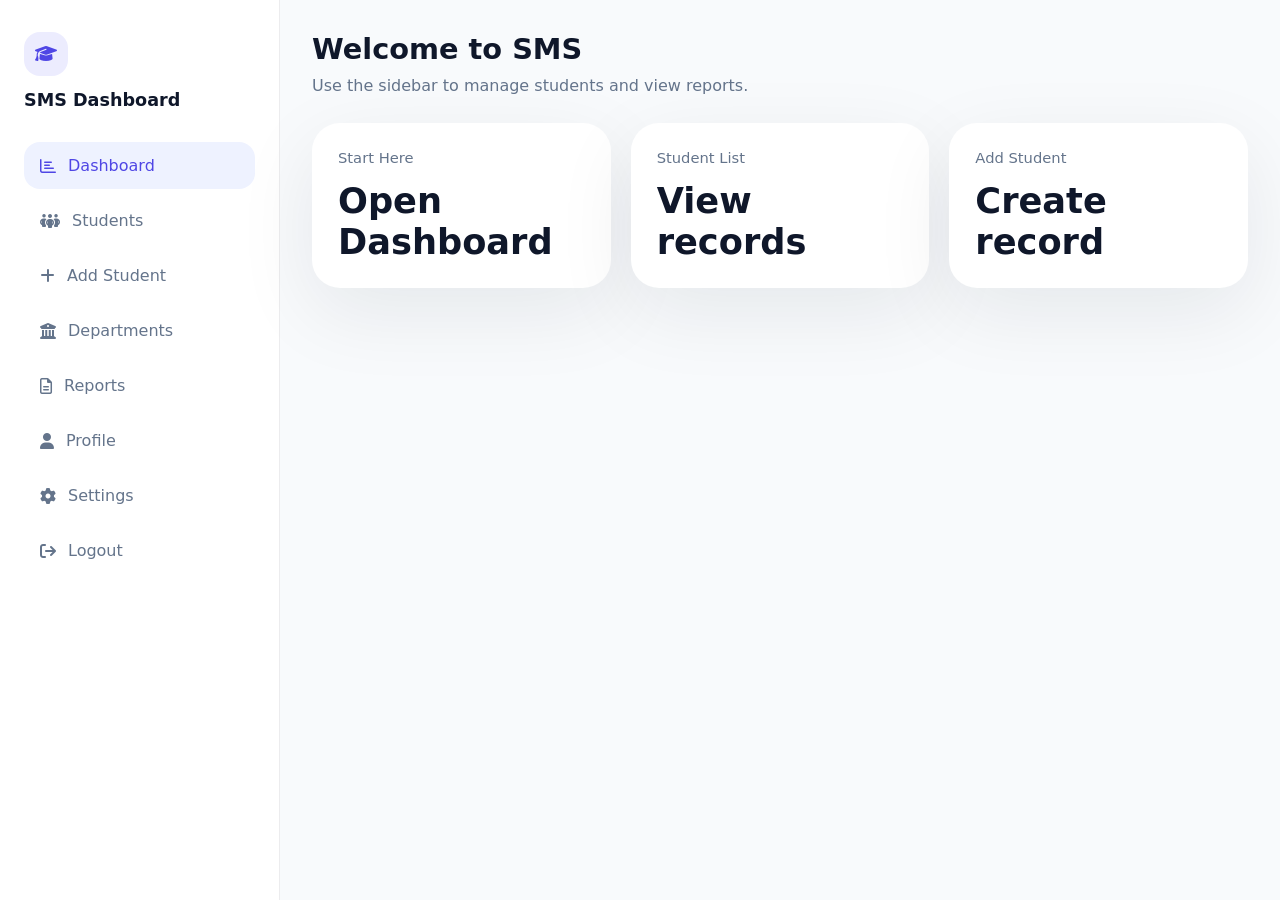
<file: index.html>
<!DOCTYPE html>
<html lang="en">
<head>
  <meta charset="UTF-8">
  <meta name="viewport" content="width=device-width, initial-scale=1.0">
  <title>SMS Home</title>
  <link rel="stylesheet" href="style.css">
  <link rel="stylesheet" href="https://cdnjs.cloudflare.com/ajax/libs/font-awesome/6.5.1/css/all.min.css">
</head>
<body>
  <div class="page-shell">
    <aside class="sidebar">
      <div class="brand"><div class="brand-icon"><i class="fa-solid fa-graduation-cap"></i></div><div class="brand-text">SMS Dashboard</div></div>
      <a class="nav-link active" href="dashboard.html"><i class="fa-regular fa-chart-bar"></i> Dashboard</a>
      <a class="nav-link" href="students.html"><i class="fa-solid fa-people-group"></i> Students</a>
      <a class="nav-link" href="addStudent.html"><i class="fa-solid fa-plus"></i> Add Student</a>
      <a class="nav-link" href="departments.html"><i class="fa-solid fa-building-columns"></i> Departments</a>
      <a class="nav-link" href="reports.html"><i class="fa-regular fa-file-lines"></i> Reports</a>
      <a class="nav-link" href="profile.html"><i class="fa-solid fa-user"></i> Profile</a>
      <a class="nav-link" href="settings.html"><i class="fa-solid fa-gear"></i> Settings</a>
      <a class="nav-link" href="login.html"><i class="fa-solid fa-arrow-right-from-bracket"></i> Logout</a>
    </aside>
    <main class="main-content">
      <div class="page-header">
        <div>
          <h1 class="page-title">Welcome to SMS</h1>
          <p class="page-description">Use the sidebar to manage students and view reports.</p>
        </div>
      </div>
      <div class="card-grid">
        <div class="card"><p class="card-title">Start Here</p><p class="card-value">Open Dashboard</p></div>
        <div class="card"><p class="card-title">Student List</p><p class="card-value">View records</p></div>
        <div class="card"><p class="card-title">Add Student</p><p class="card-value">Create record</p></div>
      </div>
    </main>
  </div>
</body>
</html>
</file>
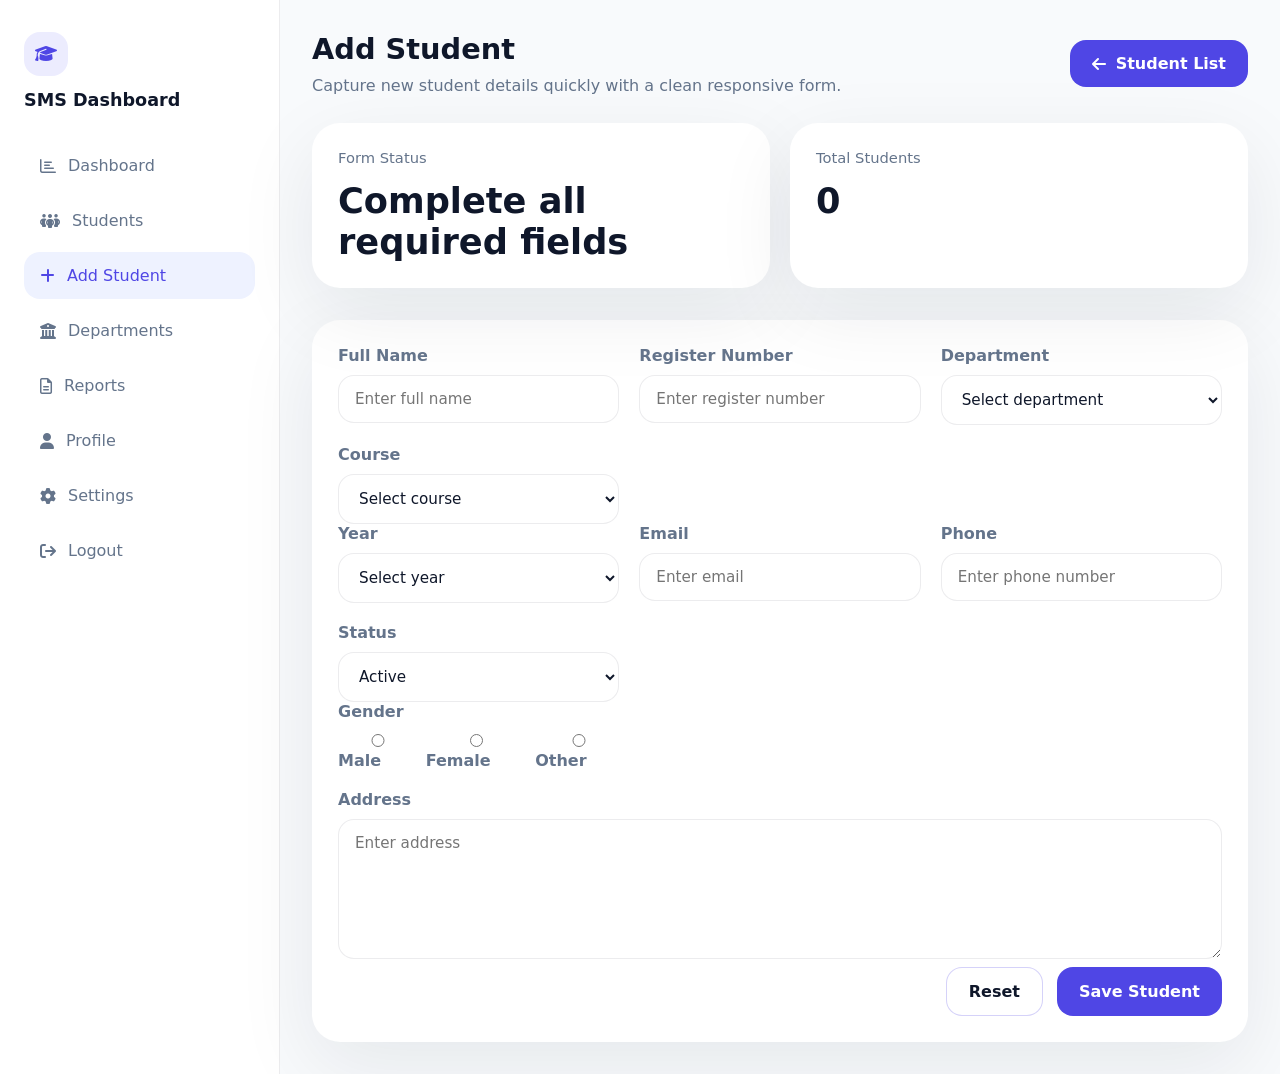
<file: addStudent.html>
<!DOCTYPE html>
<html lang="en">
<head>
  <meta charset="UTF-8">
  <meta name="viewport" content="width=device-width, initial-scale=1.0">
  <title>Add Student</title>
  <link rel="stylesheet" href="style.css">
  <link rel="stylesheet" href="https://cdnjs.cloudflare.com/ajax/libs/font-awesome/6.5.1/css/all.min.css">
</head>
<body>
  <div class="page-shell">
    <aside class="sidebar">
      <div class="brand">
        <div class="brand-icon"><i class="fa-solid fa-graduation-cap"></i></div>
        <div class="brand-text">SMS Dashboard</div>
      </div>
      <a class="nav-link" href="dashboard.html"><i class="fa-regular fa-chart-bar"></i> Dashboard</a>
      <a class="nav-link" href="students.html"><i class="fa-solid fa-people-group"></i> Students</a>
      <a class="nav-link active" href="addStudent.html"><i class="fa-solid fa-plus"></i> Add Student</a>
      <a class="nav-link" href="departments.html"><i class="fa-solid fa-building-columns"></i> Departments</a>
      <a class="nav-link" href="reports.html"><i class="fa-regular fa-file-lines"></i> Reports</a>
      <a class="nav-link" href="profile.html"><i class="fa-solid fa-user"></i> Profile</a>
      <a class="nav-link" href="settings.html"><i class="fa-solid fa-gear"></i> Settings</a>
      <a class="nav-link" href="login.html"><i class="fa-solid fa-arrow-right-from-bracket"></i> Logout</a>
    </aside>
    <main class="main-content">
      <div class="page-header">
        <div>
          <h1 class="page-title">Add Student</h1>
          <p class="page-description">Capture new student details quickly with a clean responsive form.</p>
        </div>
        <a class="primary-btn" href="students.html"><i class="fa-solid fa-arrow-left"></i> Student List</a>
      </div>

      <div class="card-grid">
        <div class="card"><p class="card-title">Form Status</p><p class="card-value">Complete all required fields</p></div>
        <div class="card">
    <p class="card-title">Total Students</p>
    <p class="card-value" id="totalStudents">0</p>
</div>
      </div>

      <form id="studentForm" class="page-card">
        <div class="field-grid">
          <div class="field-group">
            <label for="name">Full Name</label>
            <input id="name" class="input-field" type="text" placeholder="Enter full name" required>
          </div>
          <div class="field-group">
            <label for="regno">Register Number</label>
            <input id="regno" class="input-field" type="text" placeholder="Enter register number" required>
          </div>
          <div class="field-group">
            <label for="department">Department</label>
            <select id="department" class="select-field" required>
              <option value="" disabled selected>Select department</option>
              <option value="CS">Computer Science</option>
              <option value="IT">Information Technology</option>
              <option value="AI">Artificial Intelligence</option>
              <option value="ECE">Electronics & Communication</option>
            </select>
          </div>
          <div class="field-group">
            <label for="course">Course</label>
            <select id="course" class="select-field" required>
              <option value="" disabled selected>Select course</option>
              <option value="fsd">Full Stack Development</option>
              <option value="fe">Frontend Development</option>
              <option value="ai&ml">Artificial Intelligence & ML</option>
              <option value="be">Backend Development</option>
            </select>
          </div>
        </div>

        <div class="field-grid">
          <div class="field-group">
            <label for="year">Year</label>
            <select id="year" class="select-field" required>
              <option value="" disabled selected>Select year</option>
              <option value="y1">2026</option>
              <option value="y2">2027</option>
              <option value="y3">2028</option>
              <option value="y4">2029</option>
            </select>
          </div>
          <div class="field-group">
            <label for="email">Email</label>
            <input id="email" class="input-field" type="email" placeholder="Enter email" required>
          </div>
          <div class="field-group">
            <label for="phone">Phone</label>
            <input id="phone" class="input-field" type="tel" placeholder="Enter phone number" required>
          </div>
          <div class="field-group">
            <label for="status">Status</label>
            <select id="status" class="select-field" required>
              <option value="Active">Active</option>
              <option value="Inactive">Inactive</option>
            </select>
          </div>
        </div>

        <div class="field-grid">
          <div class="field-group" style="grid-column: 1 / -1;">
            <label>Gender</label>
            <div style="display:flex;gap:18px;flex-wrap:wrap;">
              <label class="label-grp"><input type="radio" name="gender" value="Male"> Male</label>
              <label class="label-grp"><input type="radio" name="gender" value="Female"> Female</label>
              <label class="label-grp"><input type="radio" name="gender" value="Other"> Other</label>
            </div>
          </div>
          <div class="field-group" style="grid-column: 1 / -1;">
            <label for="address">Address</label>
            <textarea id="address" class="input-field" placeholder="Enter address" required style="min-height:140px"></textarea>
          </div>
        </div>

        <div style="display:flex;justify-content:flex-end;gap:14px;flex-wrap:wrap;margin-top:8px;">
          <button type="reset" class="page-btn">Reset</button>
          <button id="saveButton" type="button" class="primary-btn">Save Student</button>
        </div>
      </form>
    </main>
  </div>

  <div id="toast" class="toast"></div>
  <script src="common.js"></script>
  <script src="addStudent.js"></script>
</body>
</html>
</file>
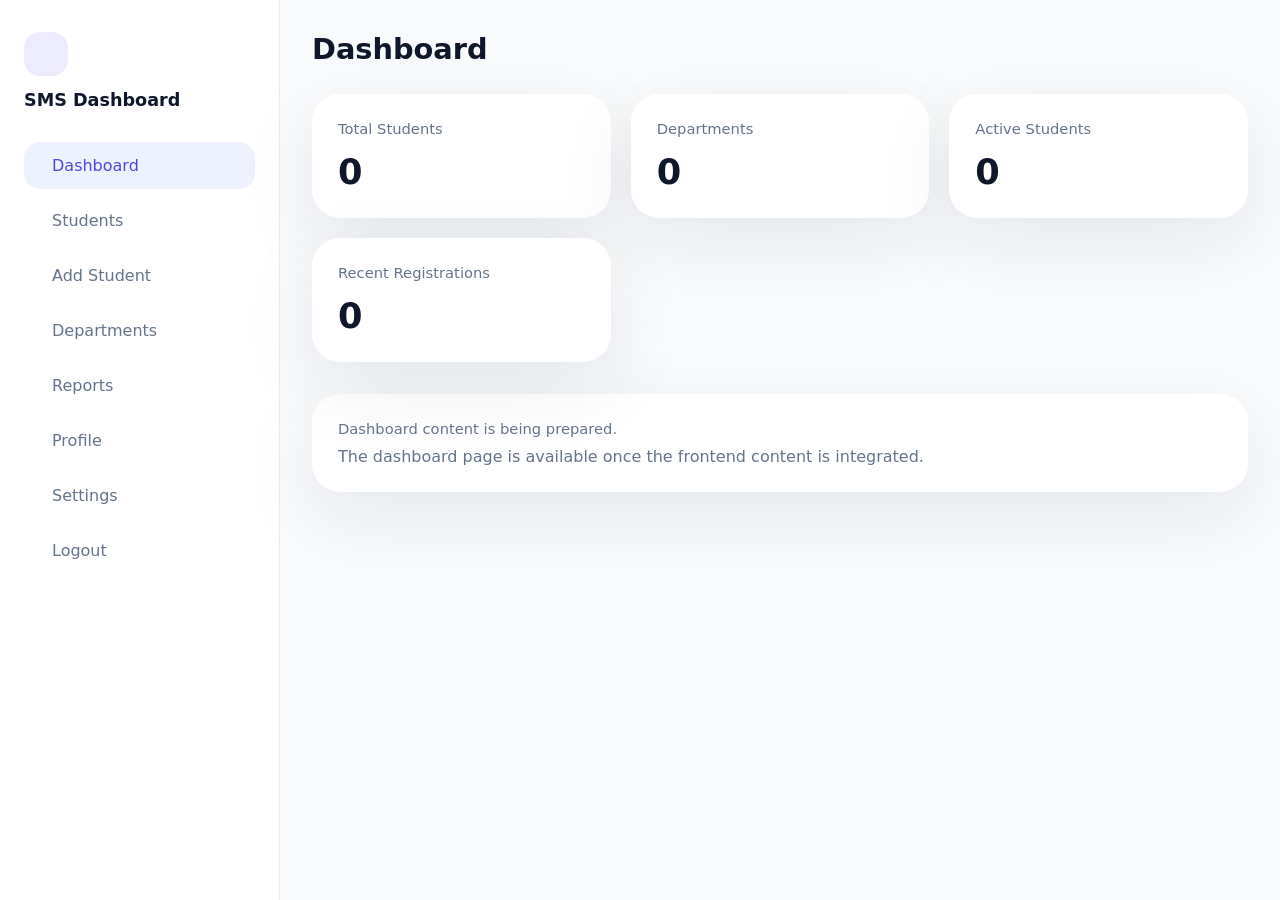
<file: dashboardEmpty.html>
<!DOCTYPE html>
<html lang="en">
<head>
<meta charset="UTF-8">
<meta name="viewport" content="width=device-width, initial-scale=1.0">
<title>Dashboard</title>
<link rel="stylesheet" href="style.css">
</head>
<body>
<div class="page-shell">
  <aside class="sidebar">
    <div class="brand"><div class="brand-icon"><i class="fa-solid fa-graduation-cap"></i></div><div class="brand-text">SMS Dashboard</div></div>
    <a class="nav-link active" href="dashboard.html"><i class="fa-regular fa-chart-bar"></i> Dashboard</a>
    <a class="nav-link" href="students.html"><i class="fa-solid fa-people-group"></i> Students</a>
    <a class="nav-link" href="addStudent.html"><i class="fa-solid fa-plus"></i> Add Student</a>
    <a class="nav-link" href="departments.html"><i class="fa-solid fa-building-columns"></i> Departments</a>
    <a class="nav-link" href="reports.html"><i class="fa-regular fa-file-lines"></i> Reports</a>
    <a class="nav-link" href="profile.html"><i class="fa-solid fa-user"></i> Profile</a>
    <a class="nav-link" href="settings.html"><i class="fa-solid fa-gear"></i> Settings</a>
    <a class="nav-link" href="login.html"><i class="fa-solid fa-arrow-right-from-bracket"></i> Logout</a>
  </aside>
  <main class="main-content">
    <div class="page-header"><h1 class="page-title">Dashboard</h1></div>
    <div class="card-grid">
      <div class="card"><p class="card-title">Total Students</p><p class="card-value">0</p></div>
      <div class="card"><p class="card-title">Departments</p><p class="card-value">0</p></div>
      <div class="card"><p class="card-title">Active Students</p><p class="card-value">0</p></div>
      <div class="card"><p class="card-title">Recent Registrations</p><p class="card-value">0</p></div>
    </div>
    <div class="page-card"><p class="card-title">Dashboard content is being prepared.</p><p class="page-description">The dashboard page is available once the frontend content is integrated.</p></div>
  </main>
</div>
</body>
</html>
</file>
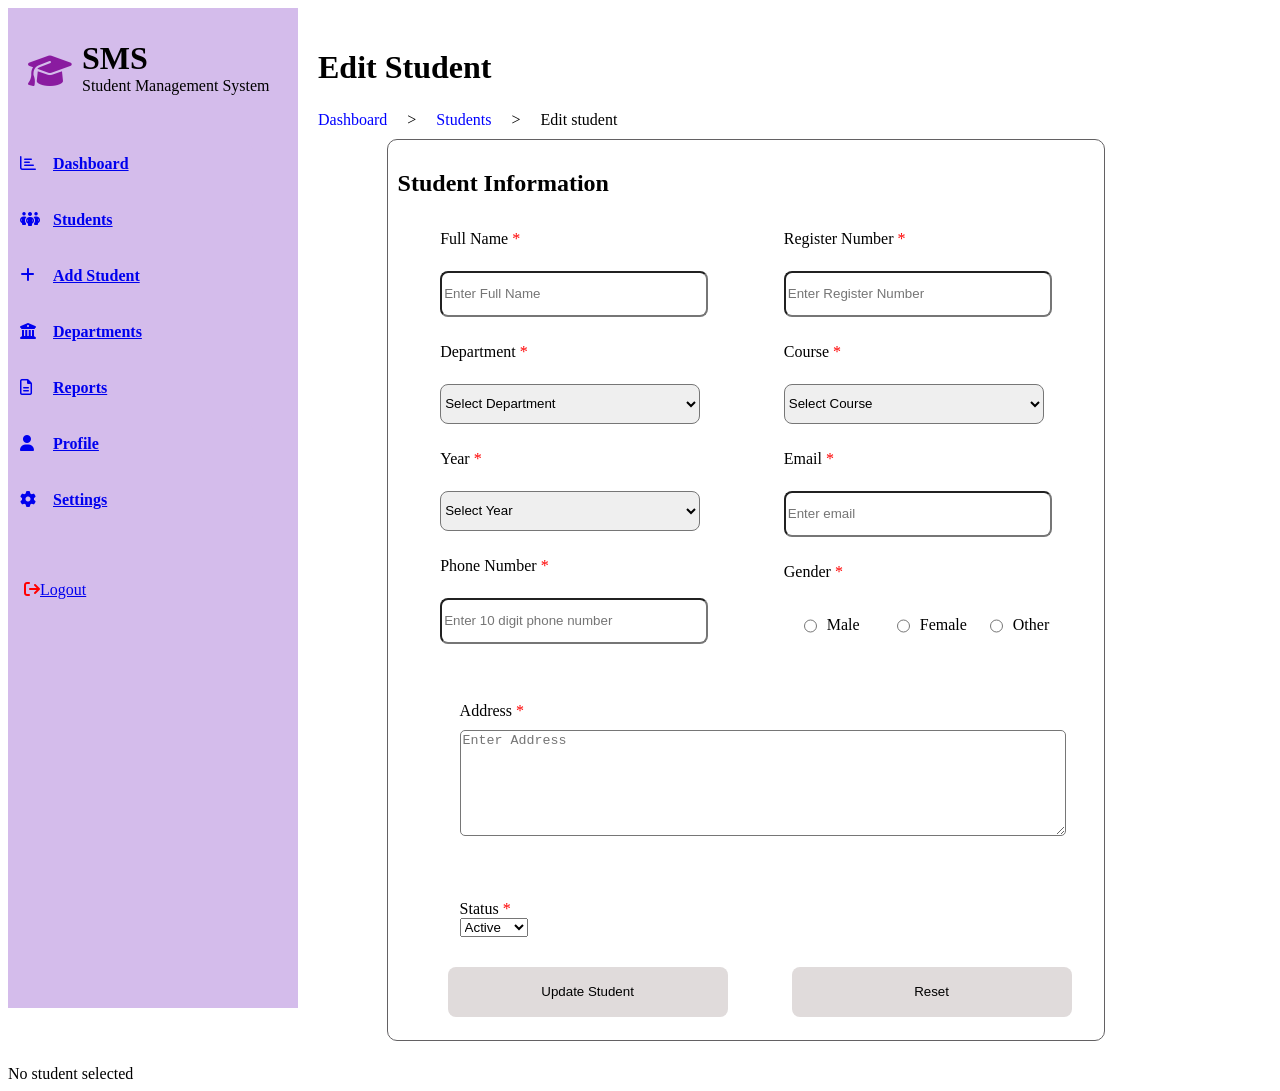
<file: edit.html>
<!DOCTYPE html>
<html lang="en">
<head>
    <meta charset="UTF-8">
    <meta name="viewport" content="width=device-width, initial-scale=1.0">

    <title>Edit Student</title>

    <link rel="stylesheet" href="https://cdnjs.cloudflare.com/ajax/libs/font-awesome/6.5.1/css/all.min.css">
    <style>
        .page{
            display: flex;
            min-height: 100vh;

        }
        .box1{
            background-color: rgb(212, 188, 235);
            width: 290px;
            height: 1000px;
        }
        .box1 h1{
            margin-left: 10px;
            margin-bottom: 0px;
            margin-top: 2px;
        }
        .box1 p{
            margin: 0px;
            margin-left: 10px;
        }
        
        .box3{
            margin-bottom: 25px;
            
            
           


        }
        .box3 h3{
            font-size: medium;
            background-color: rgb(212, 188, 235) ;
            width: 200px;
            height: 30px;
            border-radius: 5px;
            padding-left: 45px;
            padding-top: 10px;
        }
        .box1 button{
            width: 250px;
            height: 35px;
            border-radius: 5px;
            border: none;
            background-color: rgb(212, 188, 235);
            color: red;
            text-align: left;
            margin-left: 10px;
            padding-bottom: 20px;
        }
        
        
        .logo-section{
            display: flex;
            align-items: center;
            margin-left: 20px;
            margin-top: 20px;
            margin-bottom: 50px;
            
        }
        .logo i{
            font-size: 35px;
            color: rgb(138, 27, 160);
        }
        .logo{
            text-align: left;
            margin-top: 20px;
            
        }
        .text{
            display: flex;
            flex-direction: column;
            margin-top: 10px;
        }
        .box3:hover h3{
            background-color: blueviolet;
            color: #fff;
            
        }
        .box3 i{
            position: absolute;
            left: 20px;
            padding-top: 10px;
        }
        .box3:hover i{
            color: #fff;
        }
        .btn-logo i{
            color: red;
            
        }
        .btn-logo{
            display: flex;
            flex-direction: row;
            margin-top: 60px;
        }
        .btn-logo i{
            padding-left: 16px;
        }
        .para{
            
            display: flex;
            align-items: flex-start;
            gap: 20px;
            padding: 20px;
            
        }
        .box2 h1{
            padding: 20px;
            padding-bottom: 3px;
            
            
        }
        .text1{
            color: blue;
        }
        .box2 p{
            padding-top: 0px;
            
            
        }
        .box4{
            width: 70vw;
            height: 900px;
            
            
            
            display: flex;
            justify-content: center;
            align-items: center;
        }
        .inner-box{

            width: 80%;
            height: 100%;
            border: 1px solid rgb(99, 97, 99);
            border-radius: 10px;
            transform: translateY(-50px);
            margin-top: 50px;
           

            

        }
        .inner-box h2{
            padding: 10px;
        }
        .field1 span{
            color: red;
        }
        .input-group{
            padding: 3px;
        }
        .input-group label{
            
            font-size: medium;
            padding: 20px;
            
        }
        .inputs{
            margin-top: 3px;
            padding: 20px;
            
            
        }
        .input-group select{
            width: 260px;
            height: 40px;
            border-radius: 8px;
        }
        .input-group input{
             width: 260px;
             height: 40px;
             border-radius: 8px;
        }
        .field{
            display: flex;
            flex-direction: row;
            justify-content: space-evenly;
        }
        .field2 span{
            color: red;
        }
        .inputs1{
            display: flex;
            flex-direction: row;
            justify-content: flex-start;
            gap: 5px;

        }
        .inputs1 input,label{
            width: 18px;
            height: 18px;
            margin-right: 5px;
        }
        .label-grp{
            display: flex;
            align-items: center;
            gap: 5px;
            margin: 15px;
        }
        .field3 span{
            color: red;
        }
        .field3{
           padding: 30px;
           margin-left: 42px;
        }
        .field3 label{
            margin-bottom: 20px;
        }
        textarea{
            width: 600px;
            height: 100px;
            margin-top: 10px;
            border-radius: 5px;
        }
        .btn button{
            width: 280px;
            height: 50px;
            text-align: center;
            margin-left: 60px;
            border: none;
            background-color: rgb(224, 219, 219);
            border-radius: 8px;
            
        }
        .btn button:hover{
            background-color: blueviolet;
            color: #fff;
        }
        .std{
            color: blue;
        }
        


    </style>
</head>
<body>
    <div class="page">

        <div class="box1">
            <div class="logo-section">
            <div class="logo">
                <i class="fa-solid fa-graduation-cap"></i>
            </div>
            <div class="text">
            <h1>SMS</h1>
            <p>Student Management System</p>
            </div>

            </div>

            <a class="box3" href="dashboard.html">
                <i class="fa-regular fa-chart-bar"></i>
                <h3>Dashboard</h3>
            </a>
            <a class="box3" href="students.html">
                <i class="fa-solid fa-people-group"></i>
                <h3>Students</h3>
            </a>
            <a class="box3" href="addStudent.html">
                <i class="fa-solid fa-plus"></i>
                <h3>Add Student</h3>
            </a>
            <a class="box3" href="departments.html">
                <i class="fa-solid fa-building-columns"></i>
                <h3>Departments</h3>
            </a>
            <a class="box3" href="reports.html">
                <i class="fa-regular fa-file-lines"></i>
                <h3>Reports</h3>
            </a>
            <a class="box3" href="profile.html">
                <i class="fa-solid fa-user"></i>
                <h3>Profile</h3>
            </a>
            <a class="box3" href="settings.html">
                <i class="fa-solid fa-gear"></i>
                <h3>Settings</h3>
            </a>
            <div class="btn-logo">
                <i class="fa-solid fa-arrow-right-from-bracket"></i>
                <a class="logout-link" href="login.html">Logout</a>
            </div>
        </div>

        <div class="box2">
            <h1>Edit Student</h1>
            <p class="para"><span class="text1"> Dashboard </span>  <span class="arrow"> > </span>   <span class="std">Students</span> <span class="arrow"> > </span>   <span>Edit student</span></p>
            <p id="studentId" style="margin-left:42px;color:#4F46E5;font-weight:700"></p>

            <div class="box4">
                <div class="inner-box">
                <h2>Student Information</h2>

                <div class="field">

                <div class="field1">

                    <div class="input-group">

                    <label>Full Name <span>*</span></label>
                    <br>
                    <div class="inputs">
                    <input type="text" id="name" placeholder="Enter Full Name">
                    <br>
                    </div>
                    </div>

                    <div class="input-group">

                    <label>Department <span>*</span></label>
                    <br>
                    <div class="inputs">
                    <select id="department" required>
                    <option value="" disabled selected> Select Department </option>
                    <option value="CS"> Computer Science </option>
                    <option value="IT"> Information Technology </option>
                    <option value="AI"> Artificial Intelligence </option>
                    <option value="ECE"> Electronics & Communication </option>
                </select>
                    <br>
                    </div>

                    </div>

                    <div class="input-group">

                    <label>Year <span>*</span></label>
                    <br>
                    <div class="inputs">
                    <select id="year" required>
                    <option value="" disabled selected> Select Year </option>
                    <option value="y1"> 2026 </option>
                    <option value="y2"> 2027 </option>
                    <option value="y3"> 2028 </option>
                    <option value="y4"> 2029 </option>
                </select>
                    <br>
                    </div>

                    </div>

                    
                     <div class="input-group">
                    <label>Phone Number <span>*</span></label>
                    <br>
                    <div class="inputs">
                    <input type="text" id="phone" placeholder="Enter 10 digit phone number">
                    <br>
                    </div>
                    </div>

                </div>
                <div class="field2">

                    <div class="input-group">

                    <label>Register Number <span>*</span></label>
                    <br>
                    <div class="inputs">
                    <input type="text" id="regno" placeholder="Enter Register Number">
                    <br>
                    </div>
                    </div>

                    <div class="input-group">

                    <label>Course <span>*</span></label>
                    <br>
                    <div class="inputs">
                    <select id="course" required>
                    <option value="" disabled selected> Select Course </option>
                    <option value="fsd"> Full Stack Develoment </option>
                    <option value="fe"> Frontend Develoment </option>
                    <option value="ai&ml"> Artificial Intelligence & Macine Learning </option>
                    <option value="be"> Backend Development </option>
                </select>
                    <br>
                    </div>

                    </div>

                    
                     <div class="input-group">
                    <label>Email <span>*</span></label>
                    <br>
                    <div class="inputs">
                    <input type="text" id="email" placeholder="Enter email">
                    <br>
                    </div>
                    </div>

                    <div class="input-group">
                    <label>Gender <span>*</span></label>
                    <br>
                    <div class="inputs1">
                    <label class="label-grp">
                    <input type="radio" id="male" name="gender" value="male">
                    Male
                    </label>
                    <label class="label-grp">
                    <input type="radio" id="female" name="gender" value="female">
                     Female
                    </label>
                    <label class="label-grp">
                    <input type="radio" id="other" name="gender" value="other">
                     Other
                    </label>
                    <br>
                    </div>
                    </div>


                </div>
                </div>
                <div class="field3">
                    <label>Address <span>*</span></label>
                    <br>
                    <textarea id="address" placeholder="Enter Address"></textarea>
                </div>

                <div class="field3">
    <label>Status <span>*</span></label><br>

    <select id="status">
        <option value="Active">Active</option>
        <option value="Inactive">Inactive</option>
    </select>
</div>

                <div class="btn">
                    <button id="updateButton" type="button">Update Student</button>
                    <button type="reset">Reset</button>
                </div>
                </div>
            </div>
        </div>
    </div>
    <div id="toast" class="toast"></div>
    <script src="common.js"></script>
    <script src="editStudent.js"></script>
</body>
</html>
</file>
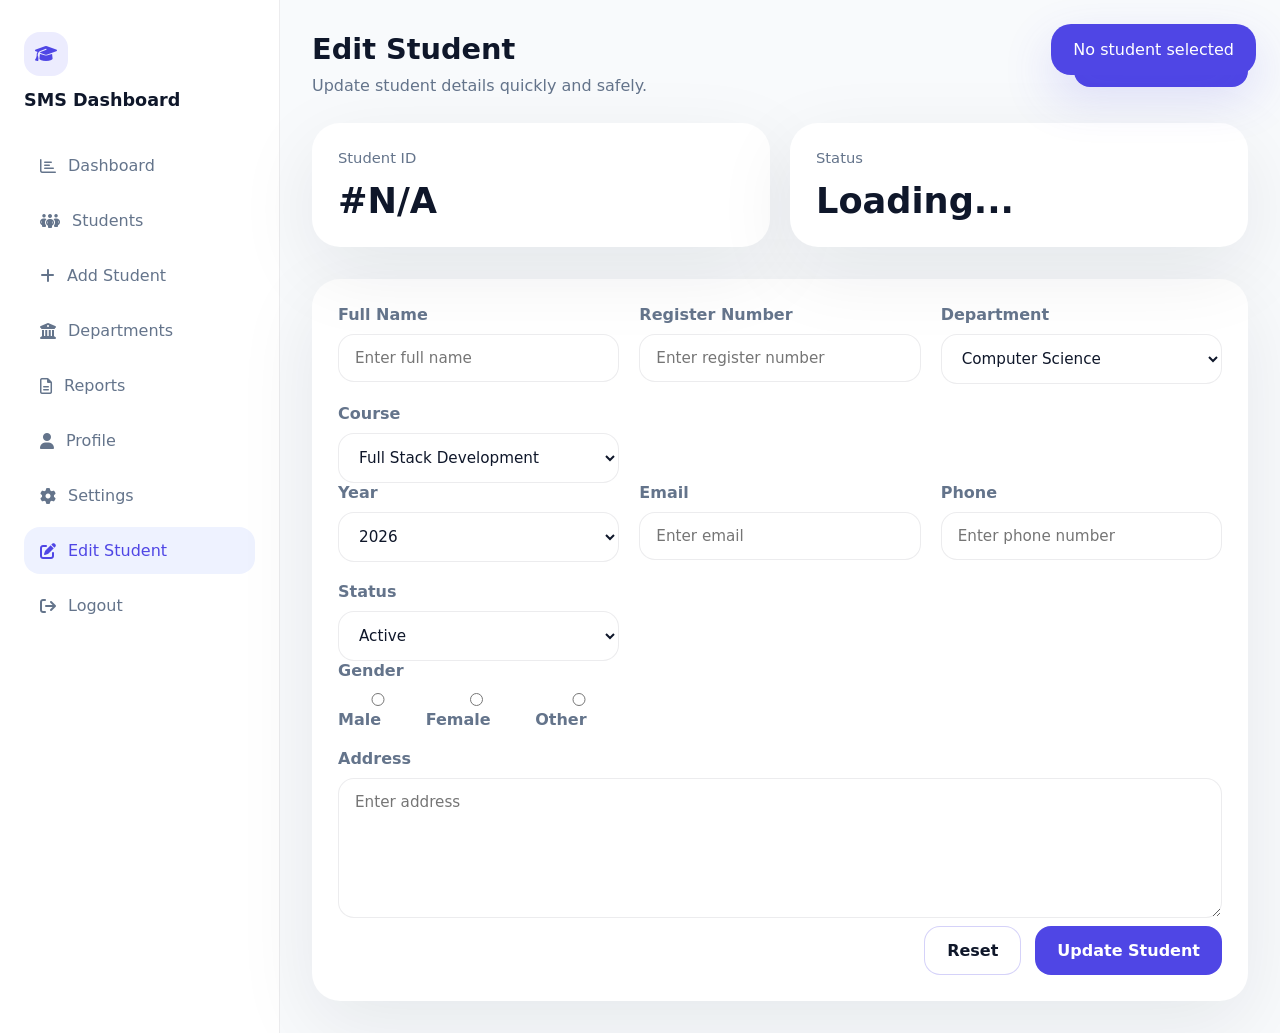
<file: edit_rewrite.html>
<!DOCTYPE html>
<html lang="en">
<head>
  <meta charset="UTF-8">
  <meta name="viewport" content="width=device-width, initial-scale=1.0">
  <title>Edit Student</title>
  <link rel="stylesheet" href="style.css">
  <link rel="stylesheet" href="https://cdnjs.cloudflare.com/ajax/libs/font-awesome/6.5.1/css/all.min.css">
</head>
<body>
  <div class="page-shell">
    <aside class="sidebar">
      <div class="brand">
        <div class="brand-icon"><i class="fa-solid fa-graduation-cap"></i></div>
        <div class="brand-text">SMS Dashboard</div>
      </div>
      <a class="nav-link" href="dashboard.html"><i class="fa-regular fa-chart-bar"></i> Dashboard</a>
      <a class="nav-link" href="students.html"><i class="fa-solid fa-people-group"></i> Students</a>
      <a class="nav-link" href="addStudent.html"><i class="fa-solid fa-plus"></i> Add Student</a>
      <a class="nav-link" href="departments.html"><i class="fa-solid fa-building-columns"></i> Departments</a>
      <a class="nav-link" href="reports.html"><i class="fa-regular fa-file-lines"></i> Reports</a>
      <a class="nav-link" href="profile.html"><i class="fa-solid fa-user"></i> Profile</a>
      <a class="nav-link" href="settings.html"><i class="fa-solid fa-gear"></i> Settings</a>
      <a class="nav-link active" href="edit.html"><i class="fa-solid fa-pen-to-square"></i> Edit Student</a>
      <a class="nav-link" href="login.html"><i class="fa-solid fa-arrow-right-from-bracket"></i> Logout</a>
    </aside>
    <main class="main-content">
      <div class="page-header">
        <div>
          <h1 class="page-title">Edit Student</h1>
          <p class="page-description">Update student details quickly and safely.</p>
        </div>
        <a class="primary-btn" href="students.html"><i class="fa-solid fa-arrow-left"></i> Back to List</a>
      </div>
      <div class="card-grid">
        <div class="card"><p class="card-title">Student ID</p><p id="studentId" class="card-value">#N/A</p></div>
        <div class="card"><p class="card-title">Status</p><p id="editStatus" class="card-value">Loading...</p></div>
      </div>
      <form id="studentForm" class="page-card">
        <div class="field-grid">
          <div class="field-group">
            <label for="name">Full Name</label>
            <input id="name" class="input-field" type="text" placeholder="Enter full name" required>
          </div>
          <div class="field-group">
            <label for="regno">Register Number</label>
            <input id="regno" class="input-field" type="text" placeholder="Enter register number" required>
          </div>
          <div class="field-group">
            <label for="department">Department</label>
            <select id="department" class="select-field" required>
              <option value="" disabled>Select department</option>
              <option value="CS">Computer Science</option>
              <option value="IT">Information Technology</option>
              <option value="AI">Artificial Intelligence</option>
              <option value="ECE">Electronics & Communication</option>
            </select>
          </div>
          <div class="field-group">
            <label for="course">Course</label>
            <select id="course" class="select-field" required>
              <option value="" disabled>Select course</option>
              <option value="fsd">Full Stack Development</option>
              <option value="fe">Frontend Development</option>
              <option value="ai&ml">Artificial Intelligence & ML</option>
              <option value="be">Backend Development</option>
            </select>
          </div>
        </div>
        <div class="field-grid">
          <div class="field-group">
            <label for="year">Year</label>
            <select id="year" class="select-field" required>
              <option value="" disabled>Select year</option>
              <option value="y1">2026</option>
              <option value="y2">2027</option>
              <option value="y3">2028</option>
              <option value="y4">2029</option>
            </select>
          </div>
          <div class="field-group">
            <label for="email">Email</label>
            <input id="email" class="input-field" type="email" placeholder="Enter email" required>
          </div>
          <div class="field-group">
            <label for="phone">Phone</label>
            <input id="phone" class="input-field" type="tel" placeholder="Enter phone number" required>
          </div>
          <div class="field-group">
            <label for="status">Status</label>
            <select id="status" class="select-field" required>
              <option value="Active">Active</option>
              <option value="Inactive">Inactive</option>
            </select>
          </div>
        </div>
        <div class="field-grid">
          <div class="field-group" style="grid-column: 1 / -1;">
            <label>Gender</label>
            <div style="display:flex;gap:18px;flex-wrap:wrap;">
              <label class="label-grp"><input type="radio" name="gender" value="Male"> Male</label>
              <label class="label-grp"><input type="radio" name="gender" value="Female"> Female</label>
              <label class="label-grp"><input type="radio" name="gender" value="Other"> Other</label>
            </div>
          </div>
          <div class="field-group" style="grid-column: 1 / -1;">
            <label for="address">Address</label>
            <textarea id="address" class="input-field" placeholder="Enter address" required style="min-height:140px"></textarea>
          </div>
        </div>
        <div style="display:flex;justify-content:flex-end;gap:14px;flex-wrap:wrap;margin-top:8px;">
          <button type="reset" class="page-btn">Reset</button>
          <button id="updateButton" type="button" class="primary-btn">Update Student</button>
        </div>
      </form>
    </main>
  </div>
  <div id="toast" class="toast"></div>
  <script src="common.js"></script>
  <script src="editStudent.js"></script>
</body>
</html>
</file>
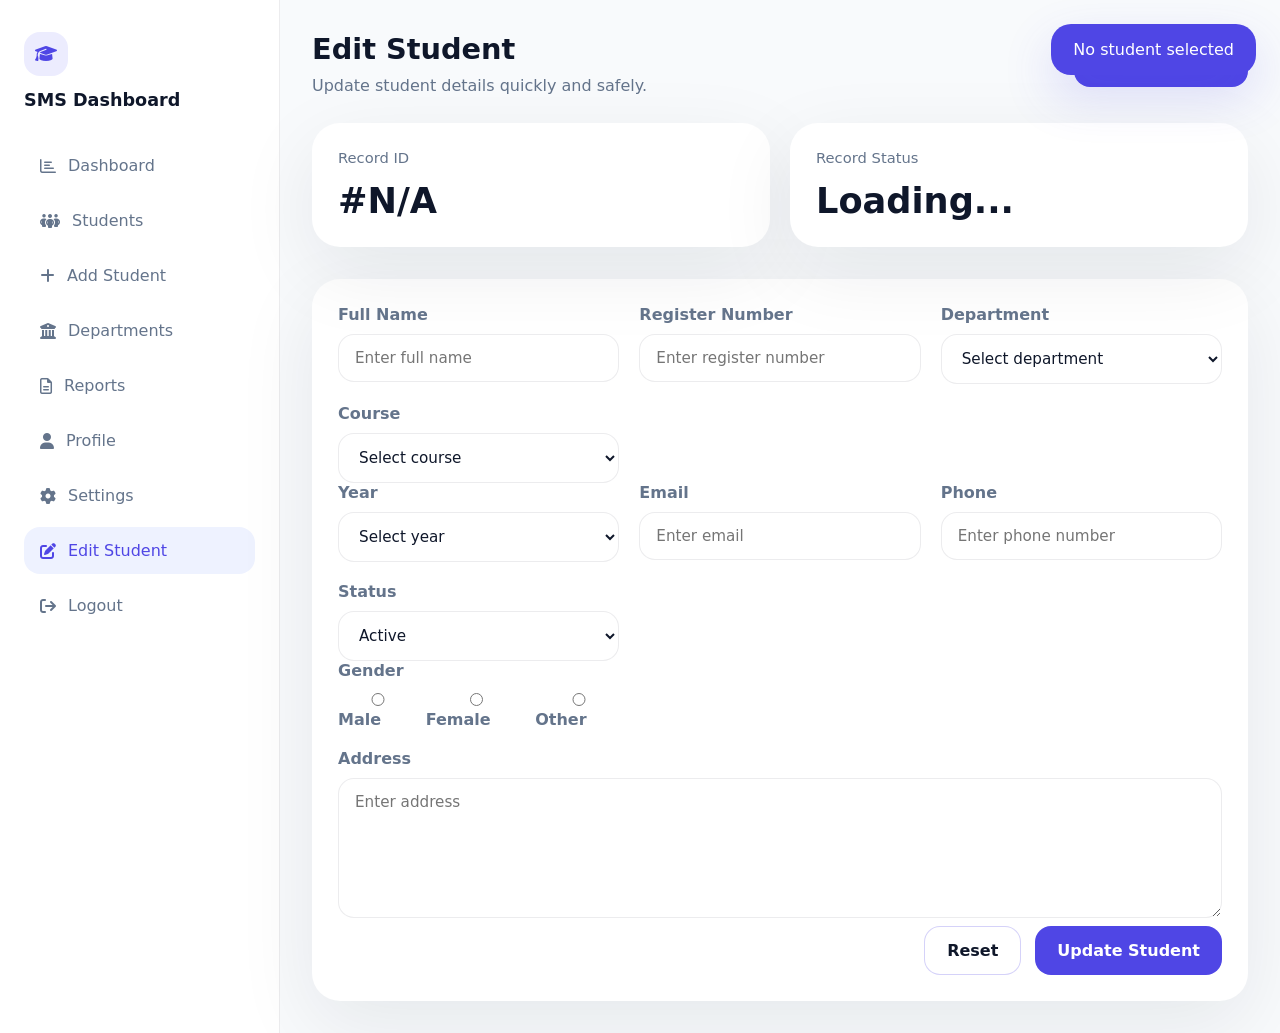
<file: edit_TEMP.html>
<!DOCTYPE html>
<html lang="en">
<head>
  <meta charset="UTF-8">
  <meta name="viewport" content="width=device-width, initial-scale=1.0">
  <title>Edit Student</title>
  <link rel="stylesheet" href="style.css">
  <link rel="stylesheet" href="https://cdnjs.cloudflare.com/ajax/libs/font-awesome/6.5.1/css/all.min.css">
</head>
<body>
  <div class="page-shell">
    <aside class="sidebar">
      <div class="brand">
        <div class="brand-icon"><i class="fa-solid fa-graduation-cap"></i></div>
        <div class="brand-text">SMS Dashboard</div>
      </div>
      <a class="nav-link" href="dashboard.html"><i class="fa-regular fa-chart-bar"></i> Dashboard</a>
      <a class="nav-link" href="students.html"><i class="fa-solid fa-people-group"></i> Students</a>
      <a class="nav-link" href="addStudent.html"><i class="fa-solid fa-plus"></i> Add Student</a>
      <a class="nav-link" href="departments.html"><i class="fa-solid fa-building-columns"></i> Departments</a>
      <a class="nav-link" href="reports.html"><i class="fa-regular fa-file-lines"></i> Reports</a>
      <a class="nav-link" href="profile.html"><i class="fa-solid fa-user"></i> Profile</a>
      <a class="nav-link" href="settings.html"><i class="fa-solid fa-gear"></i> Settings</a>
      <a class="nav-link active" href="edit.html"><i class="fa-solid fa-pen-to-square"></i> Edit Student</a>
      <a class="nav-link" href="login.html"><i class="fa-solid fa-arrow-right-from-bracket"></i> Logout</a>
    </aside>
    <main class="main-content">
      <div class="page-header">
        <div>
          <h1 class="page-title">Edit Student</h1>
          <p class="page-description">Update student details quickly and safely.</p>
        </div>
        <a class="primary-btn" href="students.html"><i class="fa-solid fa-arrow-left"></i> Back to List</a>
      </div>

      <div class="card-grid">
        <div class="card"><p class="card-title">Record ID</p><p id="studentId" class="card-value">#N/A</p></div>
        <div class="card"><p class="card-title">Record Status</p><p id="editStatus" class="card-value">Loading...</p></div>
      </div>

      <form id="studentForm" class="page-card">
        <div class="field-grid">
          <div class="field-group">
            <label for="name">Full Name</label>
            <input id="name" class="input-field" type="text" placeholder="Enter full name" required>
          </div>
          <div class="field-group">
            <label for="regno">Register Number</label>
            <input id="regno" class="input-field" type="text" placeholder="Enter register number" required>
          </div>
          <div class="field-group">
            <label for="department">Department</label>
            <select id="department" class="select-field" required>
              <option value="" disabled selected>Select department</option>
              <option value="CS">Computer Science</option>
              <option value="IT">Information Technology</option>
              <option value="AI">Artificial Intelligence</option>
              <option value="ECE">Electronics & Communication</option>
            </select>
          </div>
          <div class="field-group">
            <label for="course">Course</label>
            <select id="course" class="select-field" required>
              <option value="" disabled selected>Select course</option>
              <option value="fsd">Full Stack Development</option>
              <option value="fe">Frontend Development</option>
              <option value="ai&ml">Artificial Intelligence & ML</option>
              <option value="be">Backend Development</option>
            </select>
          </div>
        </div>

        <div class="field-grid">
          <div class="field-group">
            <label for="year">Year</label>
            <select id="year" class="select-field" required>
              <option value="" disabled selected>Select year</option>
              <option value="y1">2026</option>
              <option value="y2">2027</option>
              <option value="y3">2028</option>
              <option value="y4">2029</option>
            </select>
          </div>
          <div class="field-group">
            <label for="email">Email</label>
            <input id="email" class="input-field" type="email" placeholder="Enter email" required>
          </div>
          <div class="field-group">
            <label for="phone">Phone</label>
            <input id="phone" class="input-field" type="tel" placeholder="Enter phone number" required>
          </div>
          <div class="field-group">
            <label for="status">Status</label>
            <select id="status" class="select-field" required>
              <option value="Active">Active</option>
              <option value="Inactive">Inactive</option>
            </select>
          </div>
        </div>

        <div class="field-grid">
          <div class="field-group" style="grid-column: 1 / -1;">
            <label>Gender</label>
            <div style="display:flex;gap:18px;flex-wrap:wrap;">
              <label class="label-grp"><input type="radio" name="gender" value="male"> Male</label>
              <label class="label-grp"><input type="radio" name="gender" value="female"> Female</label>
              <label class="label-grp"><input type="radio" name="gender" value="other"> Other</label>
            </div>
          </div>
          <div class="field-group" style="grid-column: 1 / -1;">
            <label for="address">Address</label>
            <textarea id="address" class="input-field" placeholder="Enter address" required style="min-height:140px"></textarea>
          </div>
        </div>

        <div style="display:flex;justify-content:flex-end;gap:14px;flex-wrap:wrap;margin-top:8px;">
          <button type="reset" class="page-btn">Reset</button>
          <button id="updateButton" type="button" class="primary-btn">Update Student</button>
        </div>
      </form>
    </main>
  </div>

  <div id="toast" class="toast"></div>
  <script src="common.js"></script>
  <script src="editStudent.js"></script>
</body>
</html>
</file>
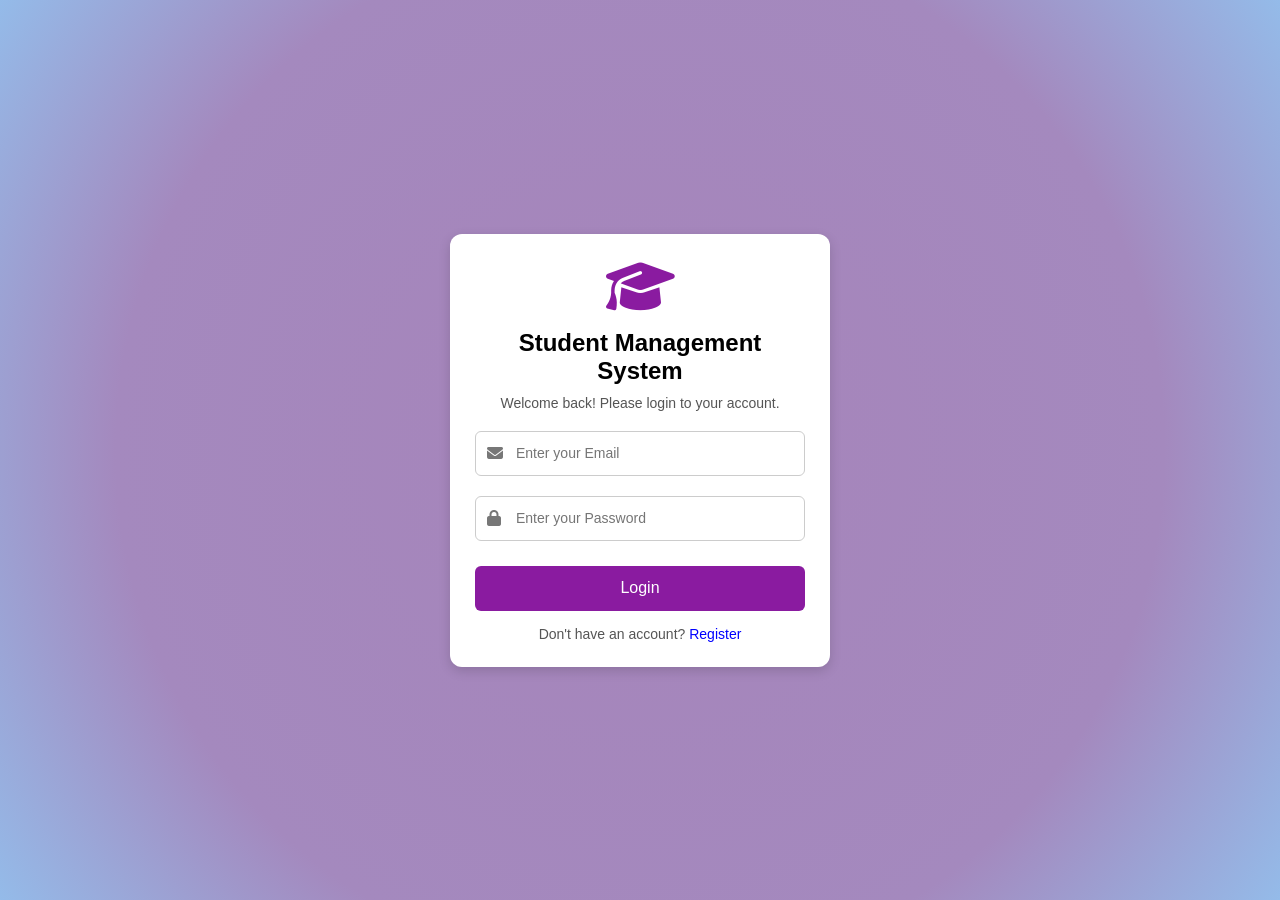
<file: login.html>
<!DOCTYPE html>
<html lang="en">
<head>
    <meta charset="UTF-8">
    <meta name="viewport" content="width=device-width, initial-scale=1.0">
    <title>Student Management System</title>


    <link rel="stylesheet" href="https://cdnjs.cloudflare.com/ajax/libs/font-awesome/6.5.1/css/all.min.css">

    <style>
        *{
            margin: 0;
            padding: 0;
            box-sizing: border-box;
        }

        body{
            min-height: 100vh;
            display: flex;
            justify-content: center;
            align-items: center;
            background: radial-gradient(
                circle,
                rgba(196, 37, 104, 1) 0%,
                rgba(166, 132, 186, 1) 0%,
                rgba(164, 137, 190, 1) 67%,
                rgba(148, 187, 233, 1) 100%
            );
            font-family: Arial, sans-serif;
        }

        .box{
            background-color: white;
            width: 380px;
            padding: 25px;
            border-radius: 12px;
            box-shadow: 0 4px 12px rgba(0,0,0,0.15);
        }

        .logo{
            text-align: center;
        }

        .logo i{
            font-size: 55px;
            color: rgb(138, 27, 160);
            
        }

        h1{
            text-align: center;
            font-size: 24px;
            margin-top: 15px;
        }

        p{
            text-align: center;
            font-size: 14px;
            margin-top: 10px;
            color: #555;
        }

        .input-group{
            position: relative;
            width: 100%;
            margin-top: 20px;
        }

        .input-group i{
            position: absolute;
            left: 12px;
            top: 50%;
            transform: translateY(-50%);
            color: #777;
        }

        .input-group input{
            width: 100%;
            height: 45px;
            padding-left: 40px;
            border: 1px solid #ccc;
            border-radius: 6px;
            outline: none;
            font-size: 14px;
        }

        .input-group input:focus{
            border-color: rgb(138, 27, 160);
        }

        button{
            width: 100%;
            height: 45px;
            margin-top: 25px;
            background-color: rgb(138, 27, 160);
            color: white;
            border: none;
            border-radius: 6px;
            cursor: pointer;
            font-size: 16px;
        }

        button:hover{
            background-color: rgb(194, 105, 154);
        }

        .footer-text{
            margin-top: 15px;
        }

        .footer-text span{
            color: blue;
            cursor: pointer;
        }
        #name-input{
            display: none;
        }
    </style>
</head>

<body>

    <form id="form">
        <div class="box">

            <div class="logo">
                <i class="fa-solid fa-graduation-cap"></i>
            </div>

            <h1>Student Management System</h1>

            <p id="subtitle">Welcome back! Please login to your account.</p>

            <div class="input-group" id="name-input">
                <i class="fa-solid fa-circle-user"></i>
                <input type="text" id="namefield" placeholder="Enter your Name">
            </div>

            <div id="nameError" style="color:red;font-size:12px;"></div>

            <div class="input-group">
                <i class="fa-solid fa-envelope"></i>
                <input type="email" id="mailfield" placeholder="Enter your Email">
            </div>

            <div id="emailError" style="color:red;font-size:12px;"></div>

            <div class="input-group">
                <i class="fa-solid fa-lock"></i>
                <input type="password" id="password" placeholder="Enter your Password" required>
            </div>

            <div id="passwordError" style="color:red;font-size:12px;"></div>

            <button type="submit" id="btn">Login</button>

            <p class="footer-text" id="footer">
                Don't have an account?
                <span class="link" onclick="showRegister()">Register</span>
            </p>

        </div>
    </form>
    <script>

        let registerForm = false;

        const nameError = document.getElementById("nameError");
        const emailError = document.getElementById("emailError");
        const passwordError = document.getElementById("passwordError");

        function showRegister(){

            registerForm = true;

            document.getElementById("subtitle").innerHTML = "Create your Account";
            document.getElementById("btn").innerHTML = "Register";
            
            document.getElementById("name-input").style.display="block";

            document.getElementById("footer").innerHTML = `Already have an account ? 
            <span class="link" onclick="showLogin()"> Login </span>`;

            document.getElementById("form").reset();
        }
        function showLogin(){
            registerForm = false;
            document.getElementById("subtitle").innerHTML = "Welcome back! Please login to your account.";
            document.getElementById("btn").innerHTML = "Login";
            document.getElementById("name-input").style.display = "none";
            document.getElementById("footer").innerHTML = `Don't have an account? <span class="link" onclick="showRegister()">Register</span>`;
            document.getElementById("form").reset();
        }
        document.getElementById("form").addEventListener("submit", function(e){
            e.preventDefault();

             nameError.innerHTML = "";
             emailError.innerHTML = "";
             passwordError.innerHTML="";

            let name = document.getElementById("namefield").value.trim();
            let email = document.getElementById("mailfield").value.trim();
            let password = document.getElementById("password").value.trim();

           

            let valid = true;

            const emailRegex = /^[a-zA-Z0-9._%+-]+@[a-zA-Z0-9.-]+\.[a-zA-Z]{2,}$/;

            if (registerForm){

                if(name === ""){
                    nameError.innerHTML = "Name is required";
                    valid = false;
                }
            }
                if(email === ""){
                    emailError.innerHTML = "Email is required";
                    valid = false;
                }
                else if(!emailRegex.test(email)){
                    emailError.innerHTML = "Email must be valid";
                    valid = false;
                }
                if(password === ""){
                    passwordError.innerHTML = "Password is required";
                    valid = false;
                }
                else if(password.length < 8){
                    passwordError.innerHTML = "Password must be atleast 8 characters";
                    valid = false;
                }

                if(!valid) return;

                if(registerForm){

                    const user = {
                        name : name,
                        email : email,
                        password : password,
                    };

                    localStorage.setItem("user",JSON.stringify(user));

                    alert("Registration Successful");

                    showLogin();
                }
                else{
                    const user = JSON.parse(localStorage.getItem("user"));

                    if (user && email === user.email && password === user.password) {
                        alert("Login Successful");
                        window.location.href = 'dashboard.html';
                    } else {
                        alert("Invalid Credentials");
                    }
                }


            });

        


    
    </script>

</body>

</html>
</file>
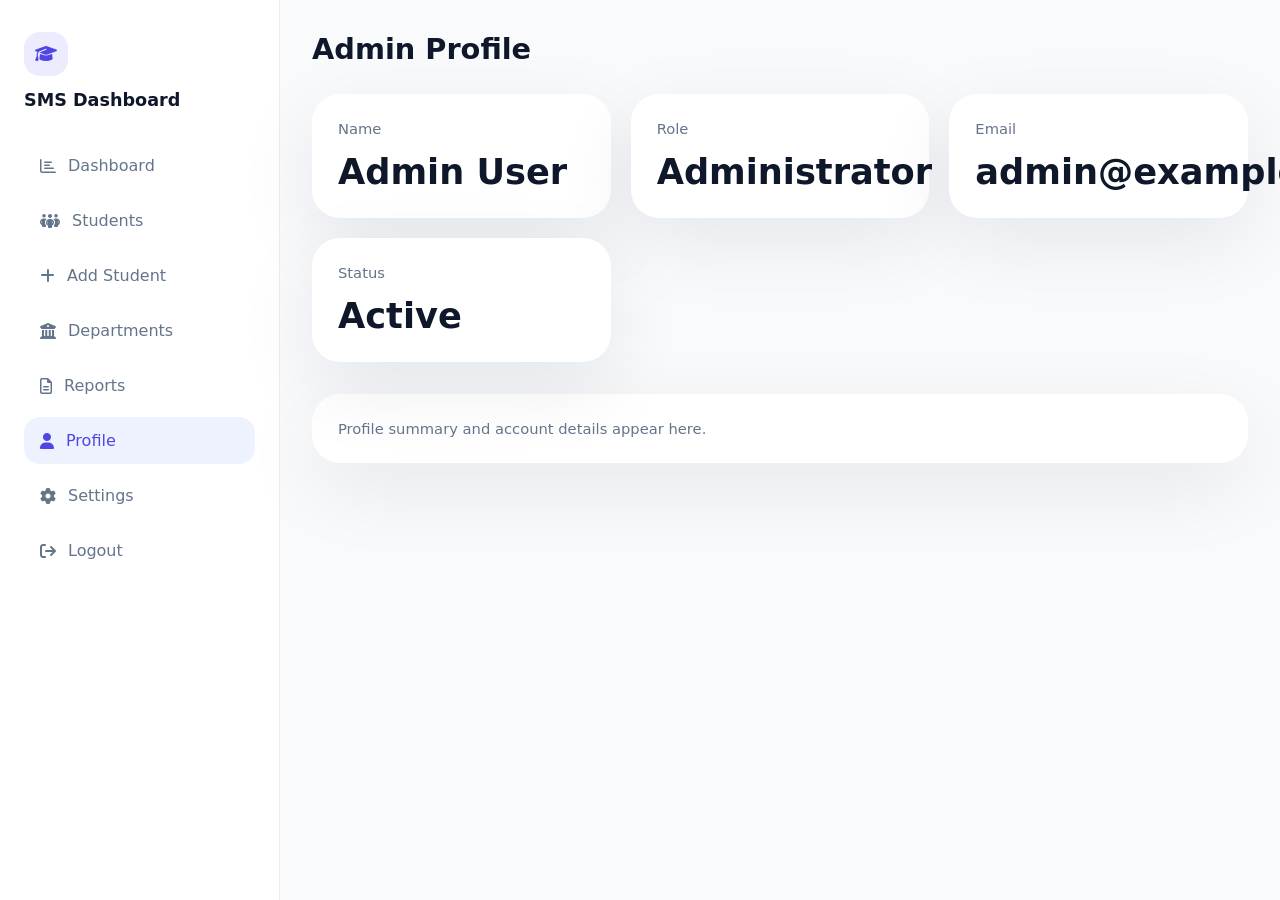
<file: profile.html>
<!DOCTYPE html>
<html lang="en">
<head>
<meta charset="UTF-8">
<meta name="viewport" content="width=device-width, initial-scale=1.0">
<title>Admin Profile</title>
<link rel="stylesheet" href="style.css">
<link rel="stylesheet" href="https://cdnjs.cloudflare.com/ajax/libs/font-awesome/6.5.1/css/all.min.css">
</head>
<body>
<div class="page-shell">
  <aside class="sidebar">
    <div class="brand"><div class="brand-icon"><i class="fa-solid fa-graduation-cap"></i></div><div class="brand-text">SMS Dashboard</div></div>
    <a class="nav-link" href="dashboard.html"><i class="fa-regular fa-chart-bar"></i> Dashboard</a>
    <a class="nav-link" href="students.html"><i class="fa-solid fa-people-group"></i> Students</a>
    <a class="nav-link" href="addStudent.html"><i class="fa-solid fa-plus"></i> Add Student</a>
    <a class="nav-link" href="departments.html"><i class="fa-solid fa-building-columns"></i> Departments</a>
    <a class="nav-link" href="reports.html"><i class="fa-regular fa-file-lines"></i> Reports</a>
    <a class="nav-link active" href="profile.html"><i class="fa-solid fa-user"></i> Profile</a>
    <a class="nav-link" href="settings.html"><i class="fa-solid fa-gear"></i> Settings</a>
    <a class="nav-link" href="login.html"><i class="fa-solid fa-arrow-right-from-bracket"></i> Logout</a>
  </aside>
  <main class="main-content">
    <div class="page-header"><h1 class="page-title">Admin Profile</h1></div>
    <div class="card-grid">
      <div class="card"><p class="card-title">Name</p><p class="card-value">Admin User</p></div>
      <div class="card"><p class="card-title">Role</p><p class="card-value">Administrator</p></div>
      <div class="card"><p class="card-title">Email</p><p class="card-value">admin@example.com</p></div>
      <div class="card"><p class="card-title">Status</p><p class="card-value">Active</p></div>
    </div>
    <div class="page-card"><p class="card-title">Profile summary and account details appear here.</p></div>
  </main>
</div>
</body>
</html>
</file>
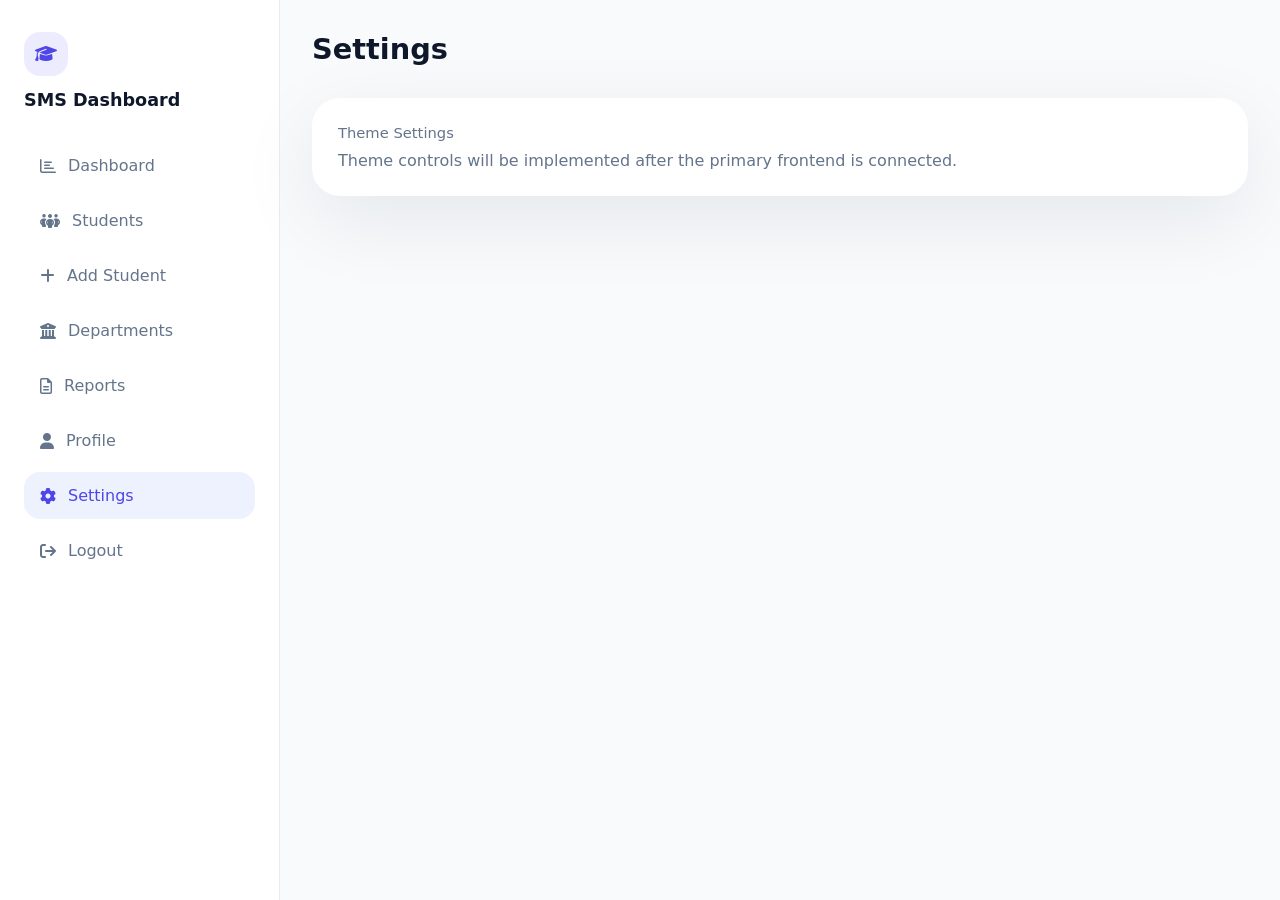
<file: settings.html>
<!DOCTYPE html>
<html lang="en">
<head>
<meta charset="UTF-8">
<meta name="viewport" content="width=device-width, initial-scale=1.0">
<title>Settings</title>
<link rel="stylesheet" href="style.css">
<link rel="stylesheet" href="https://cdnjs.cloudflare.com/ajax/libs/font-awesome/6.5.1/css/all.min.css">
</head>
<body>
<div class="page-shell">
  <aside class="sidebar">
    <div class="brand"><div class="brand-icon"><i class="fa-solid fa-graduation-cap"></i></div><div class="brand-text">SMS Dashboard</div></div>
    <a class="nav-link" href="dashboard.html"><i class="fa-regular fa-chart-bar"></i> Dashboard</a>
    <a class="nav-link" href="students.html"><i class="fa-solid fa-people-group"></i> Students</a>
    <a class="nav-link" href="addStudent.html"><i class="fa-solid fa-plus"></i> Add Student</a>
    <a class="nav-link" href="departments.html"><i class="fa-solid fa-building-columns"></i> Departments</a>
    <a class="nav-link" href="reports.html"><i class="fa-regular fa-file-lines"></i> Reports</a>
    <a class="nav-link" href="profile.html"><i class="fa-solid fa-user"></i> Profile</a>
    <a class="nav-link active" href="settings.html"><i class="fa-solid fa-gear"></i> Settings</a>
    <a class="nav-link" href="login.html"><i class="fa-solid fa-arrow-right-from-bracket"></i> Logout</a>
  </aside>
  <main class="main-content">
    <div class="page-header"><h1 class="page-title">Settings</h1></div>
    <div class="page-card">
      <p class="card-title">Theme Settings</p>
      <p class="page-description">Theme controls will be implemented after the primary frontend is connected.</p>
    </div>
  </main>
</div>
</body>
</html>
</file>
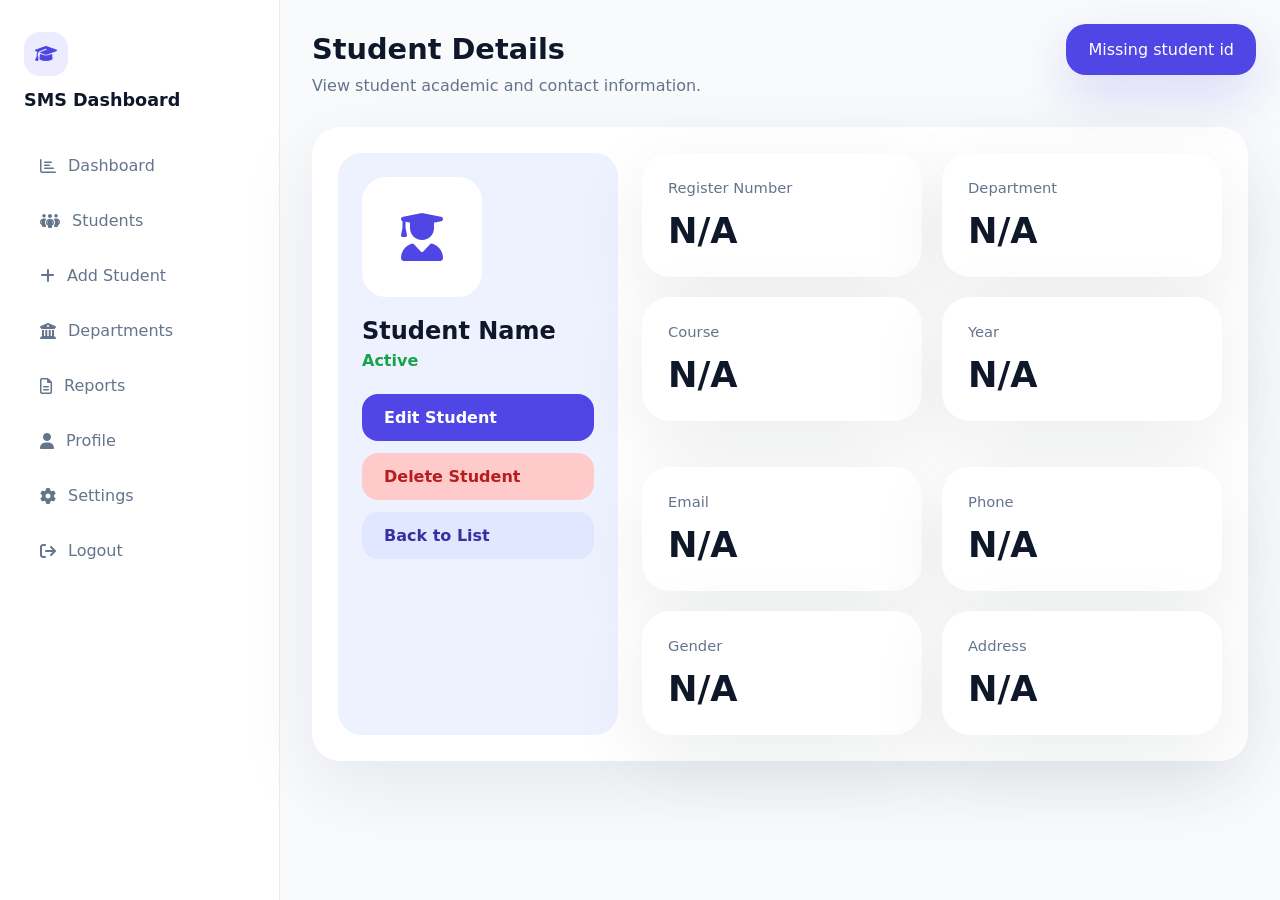
<file: studentDetails.html>
<!DOCTYPE html>
<html lang="en">
<head>
<meta charset="UTF-8">
<meta name="viewport" content="width=device-width, initial-scale=1.0">
<title>Student Details</title>
<link rel="stylesheet" href="style.css">
<link rel="stylesheet" href="https://cdnjs.cloudflare.com/ajax/libs/font-awesome/6.5.1/css/all.min.css">
</head>
<body>
<div class="page-shell">
  <aside class="sidebar">
    <div class="brand"><div class="brand-icon"><i class="fa-solid fa-graduation-cap"></i></div><div class="brand-text">SMS Dashboard</div></div>
    <a class="nav-link" href="dashboard.html"><i class="fa-regular fa-chart-bar"></i> Dashboard</a>
    <a class="nav-link" href="students.html"><i class="fa-solid fa-people-group"></i> Students</a>
    <a class="nav-link" href="addStudent.html"><i class="fa-solid fa-plus"></i> Add Student</a>
    <a class="nav-link" href="departments.html"><i class="fa-solid fa-building-columns"></i> Departments</a>
    <a class="nav-link" href="reports.html"><i class="fa-regular fa-file-lines"></i> Reports</a>
    <a class="nav-link" href="profile.html"><i class="fa-solid fa-user"></i> Profile</a>
    <a class="nav-link" href="settings.html"><i class="fa-solid fa-gear"></i> Settings</a>
    <a class="nav-link" href="login.html"><i class="fa-solid fa-arrow-right-from-bracket"></i> Logout</a>
  </aside>
  <main class="main-content">
    <div class="page-header"><div><h1 class="page-title">Student Details</h1><p class="page-description">View student academic and contact information.</p></div></div>
    <div class="page-card" style="display:grid;grid-template-columns:280px 1fr;gap:24px;">
      <div style="padding:24px;background:#EEF2FF;border-radius:24px;">
        <div style="width:120px;height:120px;border-radius:24px;background:#fff;display:grid;place-items:center;margin-bottom:20px;">
          <i class="fa-solid fa-user-graduate" style="font-size:3rem;color:#4F46E5"></i>
        </div>
        <h2 id="detailName" style="margin:0 0 6px;">Student Name</h2>
        <p id="detailStatus" style="margin:0;color:#16A34A;font-weight:700;">Active</p>
        <div style="margin-top:24px;display:grid;gap:12px;">
          <button class="primary-btn" onclick="window.location.href='edit.html?id='+studentId">Edit Student</button>
          <button class="primary-btn" style="background:#FECACA;color:#B91C1C;" onclick="deleteStudent()">Delete Student</button>
          <button class="primary-btn" style="background:#E0E7FF;color:#3730A3;" onclick="window.location.href='students.html'">Back to List</button>
        </div>
      </div>
      <div style="display:grid;gap:18px;">
        <div style="display:grid;grid-template-columns:1fr 1fr;gap:20px;">
          <div class="card"><p class="card-title">Register Number</p><p id="detailRegNo" class="card-value">N/A</p></div>
          <div class="card"><p class="card-title">Department</p><p id="detailDepartment" class="card-value">N/A</p></div>
          <div class="card"><p class="card-title">Course</p><p id="detailCourse" class="card-value">N/A</p></div>
          <div class="card"><p class="card-title">Year</p><p id="detailYear" class="card-value">N/A</p></div>
        </div>
        <div class="card-grid" style="grid-template-columns:1fr 1fr;">
          <div class="card"><p class="card-title">Email</p><p id="detailEmail" class="card-value">N/A</p></div>
          <div class="card"><p class="card-title">Phone</p><p id="detailPhone" class="card-value">N/A</p></div>
          <div class="card"><p class="card-title">Gender</p><p id="detailGender" class="card-value">N/A</p></div>
          <div class="card"><p class="card-title">Address</p><p id="detailAddress" class="card-value">N/A</p></div>
        </div>
      </div>
    </div>
  </main>
</div>
<div id="toast" class="toast"></div>
<script>
  const apiUrl = 'http://localhost:8083/api/students';
  let studentId;

  async function loadStudentDetails() {
    const params = new URLSearchParams(window.location.search);
    studentId = params.get('id');
    if (!studentId) {
      showToast('Missing student id');
      return;
    }
    try {
      const response = await fetch(`${apiUrl}/${studentId}`);
      if (!response.ok) throw new Error('Student not found');
      const student = await response.json();
      document.getElementById('detailName').textContent = student.name || 'Student';
      document.getElementById('detailStatus').textContent = student.status || 'Inactive';
      document.getElementById('detailRegNo').textContent = student.registerNumber || 'N/A';
      document.getElementById('detailDepartment').textContent = student.department || 'N/A';
      document.getElementById('detailCourse').textContent = student.course || 'N/A';
      document.getElementById('detailYear').textContent = student.year || 'N/A';
      document.getElementById('detailEmail').textContent = student.email || 'N/A';
      document.getElementById('detailPhone').textContent = student.phone || 'N/A';
      document.getElementById('detailGender').textContent = student.gender || 'N/A';
      document.getElementById('detailAddress').textContent = student.address || 'N/A';
    } catch (error) {
      showToast(error.message);
    }
  }

  async function deleteStudent() {
    if (!confirm('Delete this student?')) return;
    try {
      const response = await fetch(`${apiUrl}/${studentId}`, { method: 'DELETE' });
      if (!response.ok) throw new Error('Unable to delete student');
      showToast('Student deleted');
      setTimeout(() => { window.location.href = 'students.html'; }, 1200);
    } catch (error) {
      showToast(error.message);
    }
  }

  function showToast(message) {
    const toast = document.getElementById('toast');
    toast.textContent = message;
    toast.style.display = 'block';
    setTimeout(() => { toast.style.display = 'none'; }, 2800);
  }

  loadStudentDetails();
</script>
</body>
</html>
</file>
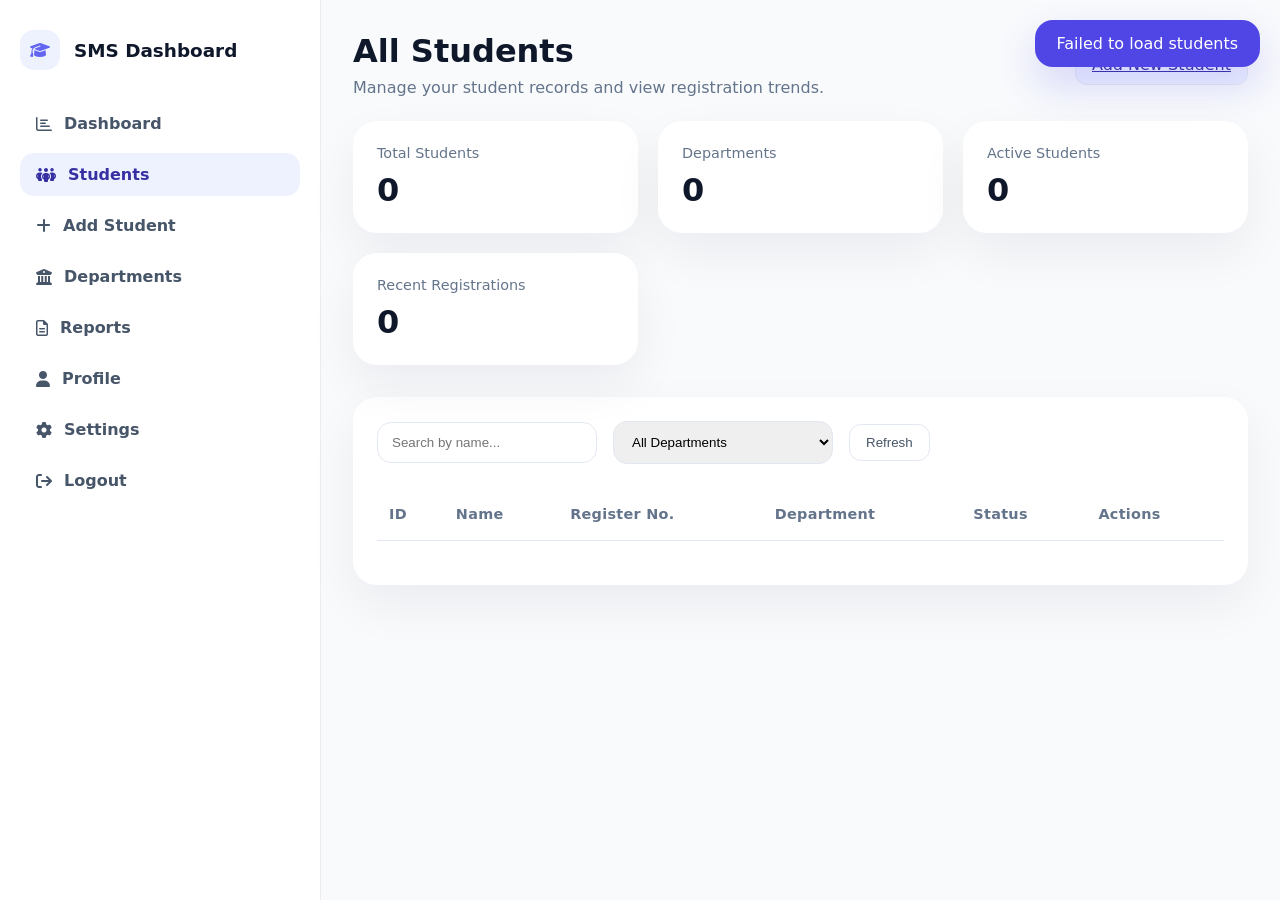
<file: students.html>
<!DOCTYPE html>
<html lang="en">
<head>
    <meta charset="UTF-8">
    <meta name="viewport" content="width=device-width, initial-scale=1.0">
    <title>Students</title>
    <link rel="stylesheet" href="https://cdnjs.cloudflare.com/ajax/libs/font-awesome/6.5.1/css/all.min.css">
    <style>
        body {
            margin: 0;
            font-family: Inter, system-ui, sans-serif;
            background: #F8FAFC;
            color: #0F172A;
        }
        .layout { display: flex; min-height: 100vh; }
        .sidebar {
            width: 280px; background: #ffffff;
            border-right: 1px solid rgba(15,23,42,.08);
            padding: 30px 20px;
        }
        .brand { display: flex; align-items: center; gap: 14px; margin-bottom: 32px; }
        .brand-icon { width: 40px; height: 40px; border-radius: 14px; background: #EEF2FF; display: grid; place-items: center; color: #6366F1; }
        .brand-title { font-size: 1.15rem; font-weight: 700; }
        .nav-link { display: flex; align-items: center; gap: 12px; font-weight: 600; color: #475569; padding: 12px 16px; border-radius: 14px; margin-bottom: 8px; text-decoration: none; }
        .nav-link.active, .nav-link:hover { background: #EEF2FF; color: #3730A3; }
        .content { flex: 1; padding: 32px; }
        .page-header { display: flex; justify-content: space-between; align-items: center; flex-wrap: wrap; gap: 20px; }
        .page-header h1 { margin: 0; font-size: 2rem; }
        .card-grid { display: grid; gap: 20px; grid-template-columns: repeat(auto-fit, minmax(220px, 1fr)); margin-top: 24px; }
        .card { padding: 24px; background: #ffffff; border-radius: 24px; box-shadow: 0 20px 50px rgba(15,23,42,.06); }
        .card-title { margin: 0; font-size: 0.9rem; color: #64748B; }
        .card-value { margin: 10px 0 0; font-size: 2rem; font-weight: 700; color: #0F172A; }
        .table-wrapper { margin-top: 32px; background: #ffffff; border-radius: 24px; padding: 24px; box-shadow: 0 20px 50px rgba(15,23,42,.06); }
        .table-top { display: flex; flex-wrap: wrap; gap: 16px; align-items: center; }
        .search-input, .filter-select { width: 220px; padding: 12px 14px; border-radius: 14px; border: 1px solid #E2E8F0; }
        table { width: 100%; border-collapse: collapse; margin-top: 24px; }
        th, td { padding: 18px 12px; text-align: left; border-bottom: 1px solid #E2E8F0; }
        th { color: #64748B; font-size: .9rem; letter-spacing: .02em; }
        tbody tr:hover { background: #F8FAFC; }
        .status-badge { display: inline-flex; align-items: center; gap: 8px; padding: 8px 12px; border-radius: 999px; font-size: .85rem; font-weight: 600; }
        .status-active { background: #ECFDF5; color: #166534; }
        .status-inactive { background: #FEF3C7; color: #92400E; }
        .action-btn { border: none; background: transparent; color: #4F46E5; cursor: pointer; font-size: 1rem; }
        .pagination { margin-top: 20px; display: flex; flex-wrap: wrap; gap: 10px; }
        .page-btn { padding: 10px 16px; border-radius: 12px; border: 1px solid #E2E8F0; background: #fff; color: #475569; cursor: pointer; }
        .page-btn.active { background: #EEF2FF; border-color: #C7D2FE; }
        .toast { position: fixed; top: 20px; right: 20px; background: #4F46E5; color: #fff; padding: 14px 22px; border-radius: 18px; box-shadow: 0 18px 40px rgba(79,70,229,.2); z-index: 20; display: none; }
    </style>
</head>
<body>
    <div class="layout">
        <aside class="sidebar">
            <div class="brand"><div class="brand-icon"><i class="fa-solid fa-graduation-cap"></i></div><div><div class="brand-title">SMS Dashboard</div></div></div>
            <a class="nav-link" href="dashboard.html"><i class="fa-regular fa-chart-bar"></i> Dashboard</a>
            <a class="nav-link active" href="students.html"><i class="fa-solid fa-people-group"></i> Students</a>
            <a class="nav-link" href="addStudent.html"><i class="fa-solid fa-plus"></i> Add Student</a>
            <a class="nav-link" href="departments.html"><i class="fa-solid fa-building-columns"></i> Departments</a>
            <a class="nav-link" href="reports.html"><i class="fa-regular fa-file-lines"></i> Reports</a>
            <a class="nav-link" href="profile.html"><i class="fa-solid fa-user"></i> Profile</a>
            <a class="nav-link" href="settings.html"><i class="fa-solid fa-gear"></i> Settings</a>
            <a class="nav-link" href="login.html"><i class="fa-solid fa-arrow-right-from-bracket"></i> Logout</a>
        </aside>
        <main class="content">
            <div class="page-header">
                <div>
                    <h1>All Students</h1>
                    <p style="color:#64748B; margin:8px 0 0;">Manage your student records and view registration trends.</p>
                </div>
                <a href="addStudent.html" class="page-btn" style="background:#EEF2FF;color:#3730A3;">Add New Student</a>
            </div>

            <div class="card-grid">
                <div class="card"><p class="card-title">Total Students</p><p id="totalStudents" class="card-value">0</p></div>
                <div class="card"><p class="card-title">Departments</p><p id="departmentCount" class="card-value">0</p></div>
                <div class="card"><p class="card-title">Active Students</p><p id="activeStudents" class="card-value">0</p></div>
                <div class="card"><p class="card-title">Recent Registrations</p><p id="recentStudents" class="card-value">0</p></div>
            </div>

            <div class="table-wrapper">
                <div class="table-top">
                    <input id="searchInput" class="search-input" type="search" placeholder="Search by name..." />
                    <select id="departmentFilter" class="filter-select">
                        <option value="">All Departments</option>
                        <option value="cs">Computer Science</option>
                        <option value="it">Information Technology</option>
                        <option value="ai">Artificial Intelligence</option>
                        <option value="ece">Electronics & Communication</option>
                    </select>
                    <button onclick="loadStudents()" class="page-btn">Refresh</button>
                </div>
                <table>
                    <thead>
                        <tr>
                            <th>ID</th>
                            <th>Name</th>
                            <th>Register No.</th>
                            <th>Department</th>
                            <th>Status</th>
                            <th>Actions</th>
                        </tr>
                    </thead>
                    <tbody id="studentsTableBody"></tbody>
                </table>
                <div class="pagination" id="pagination"></div>
            </div>
        </main>
    </div>
    <div id="toast" class="toast"></div>
    <script>
        const apiUrl = 'http://localhost:8083/api/students';
        let students = [];
        const pageSize = 6;
        let currentPage = 1;

        function showToast(message) {
            const toast = document.getElementById('toast');
            toast.textContent = message;
            toast.style.display = 'block';
            setTimeout(() => toast.style.display = 'none', 3000);
        }

        function renderStudents() {
            const tbody = document.getElementById('studentsTableBody');
            tbody.innerHTML = '';
            const start = (currentPage - 1) * pageSize;
            const pageStudents = students.slice(start, start + pageSize);

            pageStudents.forEach(student => {
                const statusClass = student.status?.toLowerCase() === 'active' ? 'status-active' : 'status-inactive';
                const tr = document.createElement('tr');
                tr.innerHTML = `
                    <td>${student.id || ''}</td>
                    <td>${student.name || ''}</td>
                    <td>${student.registerNumber || ''}</td>
                    <td>${student.department || ''}</td>
                    <td><span class="status-badge ${statusClass}">${student.status || 'Inactive'}</span></td>
                    <td>
                        <button class="action-btn" onclick="viewStudent(${student.id})"><i class="fa-regular fa-eye"></i></button>
                        <button class="action-btn" onclick="editStudent(${student.id})"><i class="fa-regular fa-pen-to-square"></i></button>
                        <button class="action-btn" onclick="deleteStudent(${student.id})"><i class="fa-regular fa-trash-can"></i></button>
                    </td>
                `;
                tbody.appendChild(tr);
            });
            renderPagination();
        }

        function renderPagination() {
            const pagination = document.getElementById('pagination');
            pagination.innerHTML = '';
            const pages = Math.ceil(students.length / pageSize) || 1;
            for (let i = 1; i <= pages; i++) {
                const btn = document.createElement('button');
                btn.className = 'page-btn' + (i === currentPage ? ' active' : '');
                btn.textContent = i;
                btn.onclick = () => { currentPage = i; renderStudents(); };
                pagination.appendChild(btn);
            }
        }

        async function loadStudents() {
            const searchTerm = document.getElementById('searchInput').value.trim();
            const dept = document.getElementById('departmentFilter').value;
            let url = apiUrl;
            const params = [];
            if (searchTerm) {
                params.push(`name=${encodeURIComponent(searchTerm)}`);
            }
            if (dept) {
                params.push(`department=${encodeURIComponent(dept)}`);
            }
            if (params.length) {
                url += `?${params.join('&')}`;
            }
            try {
                const response = await fetch(url);
                students = await response.json();
                currentPage = 1;
                updateStats();
                renderStudents();
            } catch (error) {
                showToast('Failed to load students');
            }
        }

        function updateStats() {
            document.getElementById('totalStudents').textContent = students.length;
            const departments = new Set(students.map(s => s.department?.toUpperCase()).filter(Boolean));
            document.getElementById('departmentCount').textContent = departments.size;
            document.getElementById('activeStudents').textContent = students.filter(s => s.status?.toLowerCase() === 'active').length;
            document.getElementById('recentStudents').textContent = students.slice(-5).length;
        }

        function viewStudent(id) {
            window.location.href = `studentDetails.html?id=${id}`;
        }

        function editStudent(id) {
            window.location.href = `edit.html?id=${id}`;
        }

        async function deleteStudent(id) {
            if (!confirm('Delete this student?')) return;
            try {
                await fetch(`${apiUrl}/${id}`, { method: 'DELETE' });
                showToast('Student deleted');
                await loadStudents();
            } catch (error) {
                showToast('Unable to delete student');
            }
        }

        document.getElementById('searchInput').addEventListener('input', () => loadStudents());
        document.getElementById('departmentFilter').addEventListener('change', () => loadStudents());
        loadStudents();
    </script>
</body>
</html>
</file>
<file: style.css>
:root {
  --bg: #F8FAFC;
  --surface: #ffffff;
  --surface-strong: #eff4ff;
  --primary: #4F46E5;
  --primary-soft: #EEF2FF;
  --secondary: #6366F1;
  --text: #0F172A;
  --muted: #64748B;
  --border: rgba(15, 23, 42, 0.08);
  --shadow: 0 24px 80px rgba(15, 23, 42, 0.08);
}

* {
  box-sizing: border-box;
}

body {
  margin: 0;
  min-height: 100vh;
  font-family: Inter, system-ui, sans-serif;
  background: var(--bg);
  color: var(--text);
}

a {
  color: inherit;
  text-decoration: none;
}

button,
input,
select,
textarea {
  font: inherit;
}

button {
  cursor: pointer;
}

.page-shell {
  display: flex;
  min-height: 100vh;
}

.sidebar {
  width: 280px;
  padding: 32px 24px;
  background: rgba(255, 255, 255, 0.95);
  border-right: 1px solid var(--border);
  display: flex;
  flex-direction: column;
}

.sidebar .brand {
  display: grid;
  gap: 14px;
  margin-bottom: 32px;
}

.brand-icon {
  width: 44px;
  height: 44px;
  border-radius: 16px;
  background: rgba(99, 102, 241, 0.12);
  display: grid;
  place-items: center;
  color: var(--primary);
  font-size: 1.1rem;
}

.brand-text {
  font-size: 1.1rem;
  font-weight: 700;
}

.nav-link {
  display: flex;
  align-items: center;
  gap: 12px;
  padding: 14px 16px;
  border-radius: 16px;
  margin-bottom: 8px;
  color: var(--muted);
  transition: background 0.2s, color 0.2s;
}

.nav-link.active,
.nav-link:hover {
  background: var(--primary-soft);
  color: var(--primary);
}

.main-content {
  flex: 1;
  padding: 32px;
}

.page-header {
  display: flex;
  justify-content: space-between;
  align-items: center;
  gap: 18px;
  flex-wrap: wrap;
}

.page-title {
  margin: 0;
  font-size: clamp(1.8rem, 1.7vw, 2.6rem);
}

.page-description {
  margin: 10px 0 0;
  color: var(--muted);
}

.card-grid {
  display: grid;
  grid-template-columns: repeat(auto-fit, minmax(220px, 1fr));
  gap: 20px;
  margin-top: 28px;
}

.card {
  padding: 26px;
  border-radius: 28px;
  background: var(--surface);
  box-shadow: var(--shadow);
}

.card-title {
  margin: 0;
  color: var(--muted);
  font-size: 0.92rem;
}

.card-value {
  margin: 14px 0 0;
  font-size: 2.2rem;
  font-weight: 700;
}

.table-panel {
  margin-top: 32px;
  padding: 24px;
  border-radius: 28px;
  background: var(--surface);
  box-shadow: var(--shadow);
}

.panel-top {
  display: flex;
  flex-wrap: wrap;
  gap: 14px;
  align-items: center;
}

.input-field,
.select-field {
  padding: 12px 16px;
  border-radius: 16px;
  border: 1px solid var(--border);
  min-width: 220px;
  color: var(--text);
  background: #fff;
}

.table-wrapper {
  overflow-x: auto;
}

table {
  width: 100%;
  border-collapse: collapse;
  margin-top: 20px;
}

th,
td {
  padding: 16px;
  text-align: left;
  border-bottom: 1px solid var(--border);
}

th {
  color: var(--muted);
  font-weight: 600;
  font-size: 0.95rem;
}

tbody tr:hover {
  background: rgba(79, 70, 229, 0.05);
}

.status-badge {
  display: inline-flex;
  align-items: center;
  gap: 8px;
  padding: 10px 14px;
  border-radius: 999px;
  font-size: 0.9rem;
  font-weight: 700;
}

.status-active {
  color: #166534;
  background: #ECFDF5;
}

.status-inactive {
  color: #92400E;
  background: #FEF3C7;
}

.action-btn {
  border: none;
  background: transparent;
  color: var(--primary);
  font-size: 1rem;
  margin-right: 8px;
}

.primary-btn {
  display: inline-flex;
  align-items: center;
  gap: 10px;
  border: none;
  border-radius: 16px;
  padding: 14px 22px;
  background: var(--primary);
  color: #fff;
  font-weight: 700;
  transition: transform 0.2s ease;
}

.primary-btn:hover {
  transform: translateY(-1px);
}

.page-card {
  margin-top: 32px;
  padding: 26px;
  border-radius: 28px;
  background: var(--surface);
  box-shadow: var(--shadow);
}

.field-grid {
  display: grid;
  gap: 20px;
  grid-template-columns: repeat(auto-fit, minmax(240px, 1fr));
}

.field-group {
  display: flex;
  flex-direction: column;
  gap: 10px;
}

.page-btn {
  border: 1px solid rgba(79, 70, 229, 0.24);
  border-radius: 16px;
  padding: 14px 22px;
  background: #fff;
  color: var(--text);
  font-weight: 700;
}

@media (max-width: 980px) {
  .page-shell {
    flex-direction: column;
  }

  .sidebar {
    width: 100%;
    border-right: none;
    border-bottom: 1px solid var(--border);
    padding: 20px 18px;
  }
}


.field-group label {
  font-weight: 600;
  color: var(--muted);
}

.field-group input,
.field-group select,
.field-group textarea {
  width: 100%;
  border: 1px solid var(--border);
  border-radius: 16px;
  padding: 14px 16px;
  font-size: 0.95rem;
}

.field-group textarea {
  min-height: 120px;
  resize: vertical;
}

.toast {
  position: fixed;
  top: 24px;
  right: 24px;
  z-index: 50;
  display: none;
  background: var(--primary);
  color: #fff;
  border-radius: 20px;
  padding: 16px 22px;
  box-shadow: 0 20px 50px rgba(79, 70, 229, 0.18);
}

@media (max-width: 980px) {
  .sidebar {
    width: 100%;
    position: sticky;
    top: 0;
    z-index: 10;
    display: grid;
    grid-template-columns: repeat(auto-fit, minmax(100px, 1fr));
  }
  .main-content { padding: 24px; }
  .page-header { flex-direction: column; align-items: flex-start; }
}

@media (max-width: 640px) {
  .sidebar { display: none; }
  .page-shell { flex-direction: column; }
}
</file>
